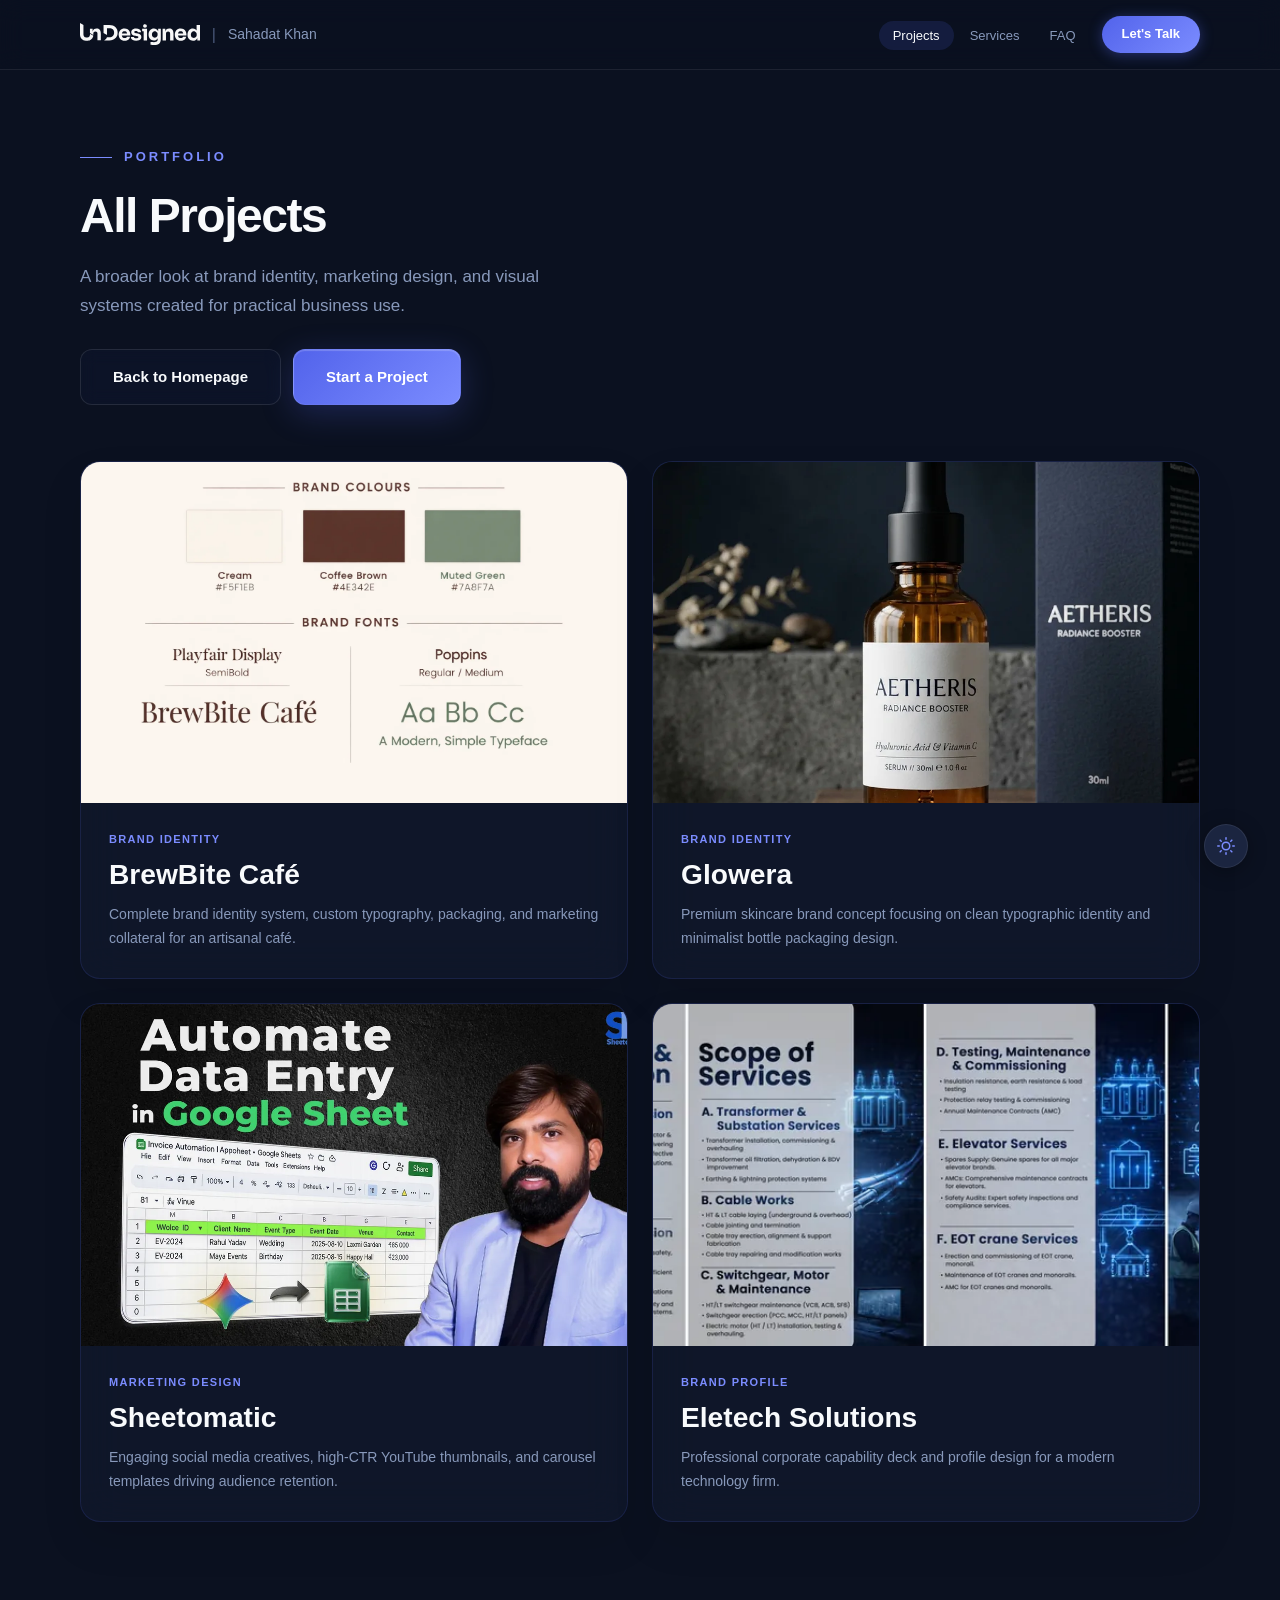
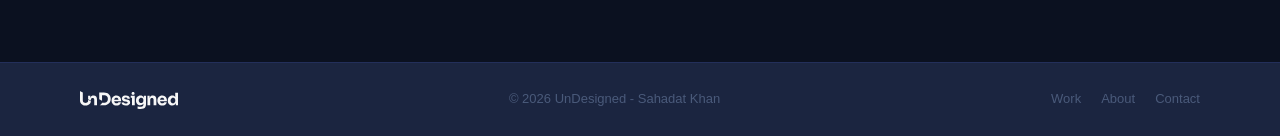
<file: projects.html>
<!DOCTYPE html>
<html lang="en">

<head>
  <meta charset="UTF-8" />
  <meta name="viewport" content="width=device-width, initial-scale=1.0" />
  <title>Projects | UnDesigned by Sahadat Khan</title>
  <meta name="description"
    content="Selected brand identity, marketing design, and visual system projects by Sahadat Khan at UnDesigned." />
  <meta name="robots" content="index, follow" />
  <meta name="theme-color" content="#0b1120" />
  <link rel="shortcut icon" href="assets/favicons/favicon.ico" type="image/x-icon" />
  <link rel="icon" type="image/x-icon" href="assets/favicons/favicon.ico" />
  <link rel="icon" type="image/png" sizes="32x32" href="assets/favicons/favicon-32x32.png" />
  <link rel="icon" type="image/svg+xml" href="assets/favicons/favicon.svg" />
  <link rel="stylesheet" href="style.css" />
  <style>
    .projects-page {
      min-height: 100vh;
      padding-top: 140px;
      background: var(--dark);
    }

    .projects-page-header {
      max-width: 1280px;
      margin: 0 auto 56px;
    }

    .all-projects-grid {
      display: grid;
      grid-template-columns: repeat(2, minmax(0, 1fr));
      gap: 24px;
      max-width: 1280px;
      margin: 0 auto;
    }

    .all-projects-grid .project-card {
      min-height: 100%;
    }

    .all-projects-grid .project-media {
      aspect-ratio: 16/10;
      min-height: 260px;
    }

    .projects-page-actions {
      display: flex;
      gap: 12px;
      flex-wrap: wrap;
      margin-top: 28px;
    }

    @media (max-width: 768px) {
      .projects-page {
        padding-top: 104px;
      }

      .all-projects-grid {
        grid-template-columns: 1fr;
        gap: 16px;
      }
    }
  </style>
</head>

<body class="glass-enabled">
  <div class="scroll-progress" id="scrollProgress"></div>

  <button class="theme-toggle" id="themeToggle" aria-label="Toggle Theme">
    <svg class="sun-icon" width="18" height="18" viewBox="0 0 24 24" fill="none" stroke="currentColor" stroke-width="2"
      stroke-linecap="round" stroke-linejoin="round">
      <circle cx="12" cy="12" r="5"></circle>
      <line x1="12" y1="1" x2="12" y2="3"></line>
      <line x1="12" y1="21" x2="12" y2="23"></line>
      <line x1="4.22" y1="4.22" x2="5.64" y2="5.64"></line>
      <line x1="18.36" y1="18.36" x2="19.78" y2="19.78"></line>
      <line x1="1" y1="12" x2="3" y2="12"></line>
      <line x1="21" y1="12" x2="23" y2="12"></line>
      <line x1="4.22" y1="19.78" x2="5.64" y2="18.36"></line>
      <line x1="18.36" y1="5.64" x2="19.78" y2="4.22"></line>
    </svg>
    <svg class="moon-icon" width="18" height="18" viewBox="0 0 24 24" fill="none" stroke="currentColor" stroke-width="2"
      stroke-linecap="round" stroke-linejoin="round">
      <path d="M21 12.79A9 9 0 1 1 11.21 3 7 7 0 0 0 21 12.79z"></path>
    </svg>
  </button>

  <div class="mobile-menu-backdrop" id="mobileBackdrop"></div>
  <div class="mobile-menu" id="mobileMenu">
    <button class="mobile-menu-close" id="mobileMenuClose" aria-label="Close menu">×</button>
    <ul>
      <li><a href="projects.html" class="mobile-link" data-nav-page="projects">Projects</a></li>
      <li><a href="index.html#services" class="mobile-link">Services</a></li>
      <li><a href="index.html#faq" class="mobile-link">FAQ</a></li>
      <li><a href="index.html#contact" class="mobile-link mobile-link-cta">Let's Talk</a></li>
    </ul>
  </div>

  <nav class="navbar fullwidth" id="navbar">
    <div class="nav-inner" id="navInner">
      <a href="index.html" class="nav-logo">
        <img src="assets/brand/UnDesigned Logo_wordmark lite.svg" alt="UnDesigned"
          class="nav-logo-wordmark logo-lite" />
        <img src="assets/brand/UnDesigned Logo_wordmark dark.svg" alt="UnDesigned"
          class="nav-logo-wordmark logo-dark" />
        <span class="nav-logo-sep">|</span>
        <span class="nav-logo-name">Sahadat Khan</span>
      </a>
      <ul class="nav-links" id="navLinks">
        <li><a href="projects.html" data-nav-page="projects">Projects</a></li>
        <li><a href="index.html#services">Services</a></li>
        <li><a href="index.html#faq">FAQ</a></li>
      </ul>
      <a href="index.html#contact" class="nav-cta">Let's Talk</a>
      <button class="hamburger" id="hamburger" aria-label="Menu">
        <span></span><span></span><span></span>
      </button>
    </div>
  </nav>

  <main>
    <section class="projects-page">
      <div class="projects-page-header reveal">
        <div class="section-label">Portfolio</div>
        <h1 class="section-title">All Projects</h1>
        <p class="section-subtitle">A broader look at brand identity, marketing design, and visual systems created for
          practical business use.</p>
        <div class="projects-page-actions">
          <a href="index.html#work" class="btn-secondary">Back to Homepage</a>
          <a href="index.html#contact" class="btn-primary">Start a Project</a>
        </div>
      </div>

      <div class="all-projects-grid" id="allProjectsGrid">
        <p class="projects-empty">Loading projects...</p>
      </div>
    </section>
  </main>

  <footer>
    <div class="footer-logo">
      <img src="assets/brand/UnDesigned Logo_wordmark lite.svg" alt="UnDesigned" class="footer-wordmark logo-lite" />
      <img src="assets/brand/UnDesigned Logo_wordmark dark.svg" alt="UnDesigned" class="footer-wordmark logo-dark" />
    </div>
    <div class="footer-copy">&copy; 2026 UnDesigned - Sahadat Khan</div>
    <div class="footer-links">
      <a href="index.html#work">Work</a>
      <a href="index.html#about">About</a>
      <a href="index.html#contact">Contact</a>
    </div>
  </footer>

  <script src="script.js"></script>
</body>

</html>
</file>
<file: style.css>
/* ═══════════════════════════════════════
   UnDesigned — style.css (COMPLETE)
   Sahadat Khan | Brand & Visual Designer
═══════════════════════════════════════ */

*,
*::before,
*::after {
  box-sizing: border-box;
  margin: 0;
  padding: 0;
}

:root {
  --dark: #0B1120;
  --dark2: #1B2540;
  --surface: #F8FAFC;
  --accent: #5263EB;
  --accent-light: #7B8CFF;
  --text-dim: #8899BB;
  --text-muted: #4A5A7A;
  --border: rgba(82, 99, 235, 0.15);
  --grad-a: linear-gradient(135deg, #5263EB, #7B8CFF);
  --grad-b: linear-gradient(180deg, #0B1120, #1B2540);
  --card-bg: rgba(27, 37, 64, 0.3);
  --service-card-bg: rgba(11, 17, 32, 0.7);
  --contact-form-bg: rgba(27, 37, 64, 0.4);
  --nav-bg: rgba(11, 17, 32, 0.45);
  --nav-island-bg: rgba(11, 17, 32, 0.5);
  --nav-island-border: rgba(255, 255, 255, 0.1);
  --mobile-menu-bg: rgba(11, 17, 32, 0.98);

  --glow-1: radial-gradient(circle, rgba(82, 99, 235, 0.14) 0%, transparent 60%);
  --glow-2: radial-gradient(circle, rgba(123, 140, 255, 0.08) 0%, transparent 60%);
  --shadow-sm: 0 4px 20px rgba(0, 0, 0, 0.3);
  --shadow-md: 0 10px 30px rgba(0, 0, 0, 0.1), inset 0 1px 1px rgba(255, 255, 255, 0.02);
  --shadow-lg: 0 20px 40px rgba(0, 0, 0, 0.1), inset 0 1px 1px rgba(255, 255, 255, 0.02);
  --noise-opacity: 0.4;
  --input-bg: rgba(255, 255, 255, 0.04);
  --glass-blur: 12px;
  --glass-border: rgba(255, 255, 255, 0.08);
}

[data-theme="light"] {
  --dark: #F8FAFC;
  --dark2: #F1F5F9;
  --surface: #0B1120;
  --accent: #3B4DF2;
  --accent-light: #5263EB;
  --text-dim: #334155;
  --text-muted: #64748B;
  --border: rgba(82, 99, 235, 0.2);
  --grad-a: linear-gradient(135deg, #3B4DF2, #5263EB);
  --grad-b: linear-gradient(180deg, #F8FAFC, #E2E8F0);
  --card-bg: rgba(255, 255, 255, 0.7);
  --service-card-bg: rgba(255, 255, 255, 0.75);
  --contact-form-bg: rgba(255, 255, 255, 0.8);
  --nav-bg: rgba(248, 250, 252, 0.8);
  --nav-island-bg: rgba(255, 255, 255, 0.8);
  --nav-island-border: rgba(82, 99, 235, 0.15);
  --mobile-menu-bg: rgba(248, 250, 252, 0.98);

  --glow-1: radial-gradient(circle, rgba(82, 99, 235, 0.08) 0%, transparent 60%);
  --glow-2: radial-gradient(circle, rgba(82, 99, 235, 0.04) 0%, transparent 60%);
  --shadow-sm: 0 4px 12px rgba(0, 0, 0, 0.05);
  --shadow-md: 0 10px 30px rgba(0, 0, 0, 0.05), inset 0 1px 1px rgba(255, 255, 255, 0.8);
  --shadow-lg: 0 20px 40px rgba(0, 0, 0, 0.08);
  --noise-opacity: 0.15;
  --input-bg: rgba(0, 0, 0, 0.03);
  --glass-border: rgba(82, 99, 235, 0.12);
}

html {
  scroll-behavior: smooth;
}

/* Focus Accessibility */
*:focus-visible {
  outline: 2px solid var(--accent-light);
  outline-offset: 4px;
  border-radius: 4px;
}

input:focus-visible,
textarea:focus-visible,
select:focus-visible {
  outline: none;
}

.sr-only {
  position: absolute;
  width: 1px;
  height: 1px;
  padding: 0;
  margin: -1px;
  overflow: hidden;
  clip: rect(0, 0, 0, 0);
  white-space: nowrap;
  border: 0;
}

body {
  background: var(--dark);
  color: var(--surface);
  font-family: 'Inter', sans-serif;
  font-size: 16px;
  line-height: 1.6;
  overflow-x: hidden;
  transition: background 0.3s ease, color 0.3s ease, border-color 0.3s ease, box-shadow 0.3s ease;
}

::-webkit-scrollbar {
  width: 4px;
}

::-webkit-scrollbar-track {
  background: var(--dark);
}

::-webkit-scrollbar-thumb {
  background: var(--accent);
  border-radius: 2px;
}

body::before {
  content: '';
  position: fixed;
  inset: 0;
  background-image: url("data:image/svg+xml,%3Csvg viewBox='0 0 256 256' xmlns='http://www.w3.org/2000/svg'%3E%3Cfilter id='noise'%3E%3CfeTurbulence type='fractalNoise' baseFrequency='0.9' numOctaves='4' stitchTiles='stitch'/%3E%3C/filter%3E%3Crect width='100%25' height='100%25' filter='url(%23noise)' opacity='0.04'/%3E%3C/svg%3E");
  pointer-events: none;
  z-index: 0;
  opacity: var(--noise-opacity);
}

/* Global grid — subtle, consistent across all sections */
body::after {
  content: '';
  position: fixed;
  inset: 0;
  background-image:
    linear-gradient(rgba(82, 99, 235, 0.03) 1px, transparent 1px),
    linear-gradient(90deg, rgba(82, 99, 235, 0.03) 1px, transparent 1px);
  background-size: 60px 60px;
  pointer-events: none;
  z-index: -1;
}

/* ───────────────────────────────────────
   PAGE LOADER
─────────────────────────────────────── */
.page-loader {
  position: fixed;
  inset: 0;
  z-index: 9999;
  background: var(--dark);
  display: flex;
  align-items: center;
  justify-content: center;
  transition: opacity 0.5s ease, visibility 0.5s ease;
}

.page-loader.hidden {
  opacity: 0;
  visibility: hidden;
  pointer-events: none;
}

.loader-logo {
  display: flex;
  flex-direction: column;
  align-items: center;
  gap: 20px;
}

.loader-logo img {
  height: 48px;
  width: auto;
  border-radius: 0px;
  animation: loaderPulse 1.2s ease-in-out infinite;
}

@keyframes loaderPulse {

  0%,
  100% {
    opacity: 1;
    transform: scale(1);
  }

  50% {
    opacity: 0.6;
    transform: scale(0.95);
  }
}

.loader-bar {
  width: 160px;
  height: 2px;
  background: rgba(82, 99, 235, 0.2);
  border-radius: 2px;
  overflow: hidden;
}

.loader-fill {
  height: 100%;
  width: 0%;
  background: var(--grad-a);
  border-radius: 2px;
  transition: width 0.05s linear;
}

/* ───────────────────────────────────────
   SCROLL PROGRESS BAR
─────────────────────────────────────── */
.scroll-progress {
  position: fixed;
  top: 0;
  left: 0;
  height: 3px;
  width: 0%;
  background: var(--grad-a);
  z-index: 9998;
  box-shadow: 0 0 8px rgba(82, 99, 235, 0.6);
  transition: width 0.1s linear;
}

/* ───────────────────────────────────────
   BACK TO TOP
─────────────────────────────────────── */
.back-to-top {
  position: fixed;
  bottom: 92px;
  right: 32px;
  z-index: 200;
  width: 44px;
  height: 44px;
  background: var(--dark2);
  border: 1px solid var(--border);
  border-radius: 50%;
  color: var(--accent-light);
  display: flex;
  align-items: center;
  justify-content: center;
  cursor: pointer;
  opacity: 0;
  visibility: hidden;
  transform: translateY(12px);
  transition: opacity 0.3s, visibility 0.3s, transform 0.3s, background 0.2s, color 0.2s, border-color 0.2s;
  backdrop-filter: blur(12px);
  box-shadow: var(--shadow-sm);
}

.back-to-top.visible {
  opacity: 1;
  visibility: visible;
  transform: translateY(0);
}

.back-to-top:hover {
  background: var(--accent);
  border-color: var(--accent);
  color: #fff;
  transform: translateY(-3px);
}

/* ───────────────────────────────────────
   THEME TOGGLE
─────────────────────────────────────── */
.theme-toggle {
  position: fixed;
  bottom: 32px;
  right: 32px;
  z-index: 950;
  width: 44px;
  height: 44px;
  background: var(--dark2);
  border: 1px solid var(--border);
  border-radius: 50%;
  color: var(--accent-light);
  display: flex;
  align-items: center;
  justify-content: center;
  cursor: pointer;
  touch-action: manipulation;
  -webkit-tap-highlight-color: transparent;
  user-select: none;
  backdrop-filter: blur(12px);
  box-shadow: var(--shadow-sm);
  transition: all 0.3s ease;
}

.theme-toggle:hover {
  background: var(--accent);
  border-color: var(--accent);
  color: #fff;
  transform: translateY(-3px);
  box-shadow: var(--shadow-md);
}

.theme-toggle svg {
  transition: transform 0.4s ease;
}

.theme-toggle:hover svg {
  transform: rotate(20deg);
}

.theme-toggle .sun-icon {
  display: block;
}

.theme-toggle .moon-icon {
  display: none;
}

[data-theme="light"] .theme-toggle .sun-icon {
  display: none;
}

[data-theme="light"] .theme-toggle .moon-icon {
  display: block;
}

/* Circular theme reveal — the new theme expands from the toggle position. */
::view-transition-old(root) {
  animation: none;
  z-index: 1;
}

::view-transition-new(root) {
  z-index: 2;
  animation: theme-radial-reveal 480ms ease-in-out both;
}

@keyframes theme-radial-reveal {
  from {
    clip-path: circle(0 at var(--theme-reveal-x) var(--theme-reveal-y));
  }

  to {
    clip-path: circle(var(--theme-reveal-radius) at var(--theme-reveal-x) var(--theme-reveal-y));
  }
}

/* Lightweight fallback for browsers and devices that skip the radial reveal. */
body.theme-fade {
  opacity: 0.78;
}

body.theme-fade,
body:not(.theme-fade) {
  transition: opacity 140ms ease-in-out;
}

@media (prefers-reduced-motion: reduce) {
  ::view-transition-old(root),
  ::view-transition-new(root) {
    animation: none;
  }

  body.theme-fade,
  body:not(.theme-fade) {
    transition: none;
  }
}

/* ───────────────────────────────────────
   LIGHTBOX
─────────────────────────────────────── */
.lightbox {
  position: fixed;
  inset: 0;
  z-index: 1000;
  display: flex;
  align-items: center;
  justify-content: center;
  opacity: 0;
  visibility: hidden;
  transition: opacity 0.3s ease, visibility 0.3s ease;
  padding: 24px;
}

.lightbox.open {
  opacity: 1;
  visibility: visible;
}

.lightbox-backdrop {
  position: absolute;
  inset: 0;
  background: rgba(5, 8, 16, 0.95);
  backdrop-filter: blur(12px);
  cursor: pointer;
}

.lightbox-img {
  position: relative;
  z-index: 2;
  max-width: 92vw;
  max-height: 88vh;
  border-radius: 12px;
  object-fit: contain;
  box-shadow: 0 24px 80px rgba(0, 0, 0, 0.7);
  transform: scale(0.92);
  transition: transform 0.35s cubic-bezier(0.4, 0, 0.2, 1);
}

.lightbox.open .lightbox-img {
  transform: scale(1);
}

.lightbox-close {
  position: absolute;
  top: 20px;
  right: 20px;
  z-index: 3;
  width: 40px;
  height: 40px;
  background: rgba(255, 255, 255, 0.08);
  border: 1px solid rgba(255, 255, 255, 0.15);
  border-radius: 50%;
  color: var(--surface);
  display: flex;
  align-items: center;
  justify-content: center;
  cursor: pointer;
  transition: background 0.2s, transform 0.2s;
}

.lightbox-close:hover {
  background: rgba(255, 255, 255, 0.18);
  transform: rotate(90deg);
}

.asset-cell,
.about-image-box,
.carousel-full-wrap,
.eletech-profile-wrap {
  position: relative;
  overflow: hidden;
}

.image-loading::before {
  content: '';
  position: absolute;
  inset: 0;
  z-index: 1;
  background:
    linear-gradient(100deg, transparent 30%, rgba(255, 255, 255, 0.16) 50%, transparent 70%),
    rgba(82, 99, 235, 0.08);
  background-size: 220% 100%;
  animation: imageShimmer 1.25s ease-in-out infinite;
  pointer-events: none;
}

[data-theme="light"] .image-loading::before {
  background:
    linear-gradient(100deg, transparent 30%, rgba(255, 255, 255, 0.8) 50%, transparent 70%),
    rgba(82, 99, 235, 0.1);
}

.image-loaded::before {
  opacity: 0;
  visibility: hidden;
  transition: opacity 0.35s ease, visibility 0.35s ease;
}

.image-fade {
  opacity: 0;
  transition: opacity 0.5s ease;
}

.image-fade.is-loaded {
  opacity: 1;
}

@keyframes imageShimmer {
  from {
    background-position: 140% 0;
  }

  to {
    background-position: -80% 0;
  }
}



/* ───────────────────────────────────────
   MOBILE MENU — slide in from right
─────────────────────────────────────── */
.mobile-menu {
  position: fixed;
  top: 0;
  right: 0;
  width: min(340px, 85vw);
  height: 100vh;
  z-index: 90;
  background: var(--mobile-menu-bg);
  backdrop-filter: blur(24px);
  -webkit-backdrop-filter: blur(24px);
  border-left: 1px solid var(--border);
  display: flex;
  flex-direction: column;
  justify-content: center;
  padding: 48px 40px;
  transform: translateX(100%);
  opacity: 0;
  visibility: hidden;
  transition: transform 0.4s cubic-bezier(0.4, 0, 0.2, 1),
    opacity 0.3s ease,
    visibility 0.4s ease;
}

.mobile-menu.open {
  transform: translateX(0);
  opacity: 1;
  visibility: visible;
}

.mobile-menu-backdrop {
  position: fixed;
  inset: 0;
  background: rgba(0, 0, 0, 0.6);
  z-index: 89;
  opacity: 0;
  visibility: hidden;
  transition: opacity 0.3s ease, visibility 0.3s ease;
}

.mobile-menu-backdrop.open {
  opacity: 1;
  visibility: visible;
}

.mobile-menu ul {
  list-style: none;
  display: flex;
  flex-direction: column;
  gap: 4px;
  padding: 0;
  width: 100%;
}

/* Staggered slide-in */
.mobile-menu li {
  transform: translateX(24px);
  opacity: 0;
  transition: transform 0.35s ease, opacity 0.35s ease;
}

.mobile-menu.open li:nth-child(1) {
  transform: translateX(0);
  opacity: 1;
  transition-delay: 0.05s;
}

.mobile-menu.open li:nth-child(2) {
  transform: translateX(0);
  opacity: 1;
  transition-delay: 0.10s;
}

.mobile-menu.open li:nth-child(3) {
  transform: translateX(0);
  opacity: 1;
  transition-delay: 0.15s;
}

.mobile-menu.open li:nth-child(4) {
  transform: translateX(0);
  opacity: 1;
  transition-delay: 0.20s;
}

.mobile-link {
  display: block;
  font-family: 'Sora', sans-serif;
  font-size: 26px;
  font-weight: 700;
  color: var(--text-dim);
  text-decoration: none;
  padding: 14px 0;
  border-bottom: 1px solid var(--border);
  transition: color 0.2s, padding-left 0.2s;
  letter-spacing: -0.5px;
}

.mobile-link:hover,
.mobile-link.active {
  color: var(--surface);
  padding-left: 8px;
}

.mobile-link-cta {
  display: flex;
  align-items: center;
  justify-content: center;
  margin-top: 20px;
  background: var(--grad-a);
  color: #fff !important;
  border-radius: 10px;
  padding: 16px 32px !important;
  border-bottom: none !important;
  font-size: 16px !important;
  box-shadow: 0 4px 24px rgba(82, 99, 235, 0.4);
  width: 100%;
}

.mobile-link-cta:hover {
  opacity: 0.9;
  transform: translateY(-2px);
  padding-left: 32px !important;
}

.mobile-menu-close {
  position: absolute;
  top: 16px;
  right: 16px;
  width: 44px;
  height: 44px;
  background: rgba(255, 255, 255, 0.06);
  border: 1px solid rgba(255, 255, 255, 0.1);
  border-radius: 8px;
  color: var(--text-dim);
  display: flex;
  align-items: center;
  justify-content: center;
  cursor: pointer;
  font-size: 18px;
  transition: background 0.2s, color 0.2s;
}

.mobile-menu-close:hover {
  background: rgba(255, 255, 255, 0.12);
  color: var(--surface);
}



/* ───────────────────────────────────────
   NAVBAR
─────────────────────────────────────── */
.navbar {
  position: fixed;
  top: 0;
  left: 0;
  right: 0;
  z-index: 100;
  display: flex;
  justify-content: center;
  pointer-events: none;
  transition: all 0.5s cubic-bezier(0.4, 0, 0.2, 1);
}

.navbar.fullwidth {
  top: 0;
  padding: 0;
}

.navbar.fullwidth .nav-inner {
  width: 100%;
  max-width: 100%;
  border-radius: 0;
  padding: 16px 80px;
  background: var(--nav-bg);
  backdrop-filter: blur(16px);
  -webkit-backdrop-filter: blur(16px);
  border-bottom: 1px solid var(--border);
  box-shadow: none;
}

.navbar.island {
  top: 20px;
  padding: 0 20px;
}

.navbar.island .nav-inner {
  width: 100%;
  max-width: 760px;
  border-radius: 100px;
  padding: 12px 20px;
  background: var(--nav-island-bg);
  backdrop-filter: blur(32px);
  -webkit-backdrop-filter: blur(32px);
  border: 1px solid var(--nav-island-border);
  box-shadow: var(--shadow-lg);
}

.nav-inner {
  pointer-events: all;
  display: flex;
  align-items: center;
  gap: 0;
  transition: all 0.5s cubic-bezier(0.4, 0, 0.2, 1);
}

.nav-logo {
  display: flex;
  align-items: center;
  gap: 10px;
  text-decoration: none;
  flex-shrink: 0;
  margin-right: auto;
}

.nav-logo-img {
  height: 35px;
  width: auto;
  border-radius: 1px;
  object-fit: contain;
  display: block;
}

.nav-logo-brand {
  font-family: 'Sora', sans-serif;
  font-weight: 700;
  font-size: 15px;
  color: var(--surface);
  letter-spacing: -0.3px;
}

.nav-logo-wordmark {
  height: 22px;
  width: auto;
  object-fit: contain;
  display: block;
}

/* Logo visibility based on theme */
.logo-dark {
  display: none !important;
}

.logo-lite {
  display: block !important;
}

[data-theme="light"] .logo-dark {
  display: block !important;
}

[data-theme="light"] .logo-lite {
  display: none !important;
}

.nav-logo-sep {
  color: var(--text-muted);
  font-size: 16px;
  font-weight: 300;
  margin: 0 2px;
}

.nav-logo-name {
  font-family: 'Inter', sans-serif;
  font-weight: 400;
  font-size: 14px;
  color: var(--text-dim);
}

.nav-links {
  display: flex;
  gap: 2px;
  list-style: none;
  margin-left: auto;
  margin-right: 12px;
}

.nav-links a {
  color: var(--text-dim);
  text-decoration: none;
  font-size: 13px;
  font-weight: 500;
  padding: 7px 14px;
  border-radius: 100px;
  transition: color 0.2s, background 0.2s;
  white-space: nowrap;
}

.nav-links a:hover,
.nav-links a.active {
  color: var(--surface);
  background: rgba(82, 99, 235, 0.15);
}

.nav-cta {
  background: var(--grad-a);
  color: #fff;
  padding: 8px 20px;
  border-radius: 100px;
  font-weight: 600;
  font-size: 13px;
  text-decoration: none;
  flex-shrink: 0;
  white-space: nowrap;
  transition: opacity 0.2s, transform 0.2s;
  box-shadow: 0 2px 14px rgba(82, 99, 235, 0.4);
}

.nav-cta:hover {
  opacity: 0.88;
  transform: scale(1.03);
}

.hamburger {
  display: none;
  flex-direction: column;
  justify-content: center;
  align-items: center;
  gap: 5px;
  width: 44px;
  height: 44px;
  background: rgba(255, 255, 255, 0.06);
  border: 1px solid rgba(255, 255, 255, 0.1);
  border-radius: 8px;
  cursor: pointer;
  flex-shrink: 0;
  margin-left: 8px;
}

.hamburger span {
  display: block;
  width: 18px;
  height: 1.5px;
  background: var(--surface);
  border-radius: 2px;
  transition: transform 0.3s ease, opacity 0.3s ease;
  transform-origin: center;
}

.hamburger.open span:nth-child(1) {
  transform: translateY(6.5px) rotate(45deg);
}

.hamburger.open span:nth-child(2) {
  opacity: 0;
  transform: scaleX(0);
}

.hamburger.open span:nth-child(3) {
  transform: translateY(-6.5px) rotate(-45deg);
}

/* ───────────────────────────────────────
   HERO
─────────────────────────────────────── */
.hero {
  min-height: 100vh;
  display: flex;
  align-items: center;
  padding: 100px 80px 60px;
  position: relative;
  overflow: hidden;
}

.hero-glow {
  position: absolute;
  width: 900px;
  height: 900px;
  background: radial-gradient(circle, rgba(82, 99, 235, 0.14) 0%, transparent 60%);
  top: 50%;
  left: 50%;
  transform: translate(-50%, -50%);
  pointer-events: none;
}

.hero-glow-2 {
  position: absolute;
  width: 600px;
  height: 600px;
  background: radial-gradient(circle, rgba(123, 140, 255, 0.08) 0%, transparent 60%);
  bottom: -5%;
  right: 0%;
  pointer-events: none;
}

.hero-grid-lines {
  display: none;
}

.hero-content {
  position: relative;
  z-index: 1;
  width: 100%;
  max-width: 900px;
}

.hero-badge {
  display: inline-flex;
  align-items: center;
  gap: 8px;
  background: rgba(82, 99, 235, 0.12);
  border: 1px solid rgba(82, 99, 235, 0.3);
  border-radius: 100px;
  padding: 6px 16px;
  font-size: 13px;
  color: var(--accent-light);
  font-weight: 500;
  margin-bottom: 24px;
  animation: fadeUp 0.6s ease both;
}

.badge-dot {
  width: 7px;
  height: 7px;
  background: #4ade80;
  border-radius: 50%;
  animation: availablePulse 2s infinite;
  box-shadow: 0 0 0 0 rgba(74, 222, 128, 0.5);
}

@keyframes availablePulse {
  0% {
    box-shadow: 0 0 0 0 rgba(74, 222, 128, 0.5);
  }

  70% {
    box-shadow: 0 0 0 7px rgba(74, 222, 128, 0);
  }

  100% {
    box-shadow: 0 0 0 0 rgba(74, 222, 128, 0);
  }
}

.hero-big-title {
  font-family: 'Sora', sans-serif;
  font-size: clamp(60px, 11vw, 144px);
  font-weight: 800;
  line-height: 1;
  letter-spacing: -5px;
  background: var(--grad-a);
  -webkit-background-clip: text;
  -webkit-text-fill-color: transparent;
  background-clip: text;
  margin-bottom: 24px;
  animation: fadeUp 1s cubic-bezier(0.16, 1, 0.3, 1) both;
  user-select: none;
  display: inline-block;
  padding-bottom: 0.08em;
}

.hero-wordmark {
  width: clamp(320px, 85vw, 1100px);
  height: auto;
  object-fit: contain;
  display: block;
}

.hero-title {
  font-family: 'Sora', sans-serif;
  font-size: clamp(20px, 3vw, 36px);
  font-weight: 700;
  line-height: 1.35;
  letter-spacing: -0.5px;
  margin-bottom: 24px;
  animation: fadeUp 1s cubic-bezier(0.16, 1, 0.3, 1) 0.1s both;
  color: var(--surface);
}

.hero-title .accent-word {
  background: var(--grad-a);
  -webkit-background-clip: text;
  -webkit-text-fill-color: transparent;
  background-clip: text;
}

.hero-subtitle {
  font-size: 17px;
  color: var(--text-dim);
  max-width: 500px;
  line-height: 1.7;
  margin-bottom: 40px;
  animation: fadeUp 0.6s 0.2s ease both;
}

.hero-actions {
  display: flex;
  gap: 16px;
  flex-wrap: wrap;
  animation: fadeUp 0.6s 0.3s ease both;
}

/* ───────────────────────────────────────
   BUTTONS
─────────────────────────────────────── */
.btn-primary {
  display: inline-flex;
  align-items: center;
  gap: 8px;
  background: var(--grad-a);
  color: #fff;
  padding: 15px 32px;
  border-radius: 12px;
  font-weight: 600;
  font-size: 15px;
  text-decoration: none;
  border: 1px solid rgba(255, 255, 255, 0.1);
  cursor: pointer;
  font-family: 'Inter', sans-serif;
  transition: all 0.5s cubic-bezier(0.16, 1, 0.3, 1);
  box-shadow: 0 8px 32px rgba(82, 99, 235, 0.25), inset 0 1px 1px rgba(255, 255, 255, 0.2);
}

.btn-primary:hover {
  transform: translateY(-3px);
  box-shadow: 0 16px 40px rgba(82, 99, 235, 0.4), inset 0 1px 1px rgba(255, 255, 255, 0.4);
}

.btn-secondary {
  display: inline-flex;
  align-items: center;
  gap: 8px;
  background: rgba(82, 99, 235, 0.03);
  color: var(--surface);
  padding: 15px 32px;
  border-radius: 12px;
  font-weight: 600;
  font-size: 15px;
  text-decoration: none;
  border: 1px solid rgba(255, 255, 255, 0.1);
  transition: all 0.5s cubic-bezier(0.16, 1, 0.3, 1);
  backdrop-filter: blur(8px);
  -webkit-backdrop-filter: blur(8px);
}

[data-theme="light"] .btn-secondary {
  border: 1.5px solid rgba(59, 77, 242, 0.5);
  background: rgba(59, 77, 242, 0.06);
  color: var(--accent);
}

[data-theme="light"] .btn-secondary:hover {
  background: rgba(59, 77, 242, 0.14);
  border-color: var(--accent);
  color: var(--accent);
  transform: translateY(-3px);
  box-shadow: 0 12px 32px rgba(59, 77, 242, 0.18);
}

.btn-secondary:hover {
  background: rgba(82, 99, 235, 0.15);
  border-color: rgba(255, 255, 255, 0.25);
  transform: translateY(-3px);
  color: #fff;
  box-shadow: 0 12px 32px rgba(82, 99, 235, 0.15);
}

/* ───────────────────────────────────────
   SECTION BASE
─────────────────────────────────────── */
section {
  padding: 140px 80px;
  position: relative;
}

.section-label {
  display: inline-flex;
  align-items: center;
  gap: 12px;
  font-size: 13px;
  font-weight: 700;
  letter-spacing: 3px;
  text-transform: uppercase;
  color: var(--accent-light);
  margin-bottom: 20px;
}

.section-label::before {
  content: '';
  width: 32px;
  height: 1.5px;
  background: var(--accent-light);
}

.section-title {
  font-family: 'Sora', sans-serif;
  font-size: clamp(32px, 4.5vw, 48px);
  font-weight: 800;
  letter-spacing: -1.5px;
  line-height: 1.15;
  margin-bottom: 20px;
}

.section-subtitle {
  color: var(--text-dim);
  font-size: 17px;
  max-width: 480px;
  line-height: 1.7;
}

/* ───────────────────────────────────────
   ABOUT
─────────────────────────────────────── */
#about {
  background: var(--grad-b);
  border-top: 1px solid var(--border);
  border-bottom: 1px solid var(--border);
}

.about-grid {
  display: grid;
  grid-template-columns: 1fr 1.3fr;
  gap: 120px;
  align-items: center;
  max-width: 1280px;
  margin: 0 auto;
}

.about-image-wrap {
  position: relative;
}

.about-image-box {
  width: 100%;
  aspect-ratio: 4/5;
  border: 1px solid var(--border);
  border-radius: 16px;
  overflow: hidden;
}

.about-image-box img {
  width: 100%;
  height: 100%;
  object-fit: cover;
  object-position: top center;
}

.about-image-badge {
  position: absolute;
  bottom: -16px;
  right: -16px;
  background: var(--dark);
  border: 1px solid var(--border);
  border-radius: 12px;
  padding: 14px 18px;
  display: flex;
  align-items: center;
  gap: 12px;
}

.badge-icon {
  width: 38px;
  height: 38px;
  background: var(--grad-a);
  border-radius: 10px;
  display: flex;
  align-items: center;
  justify-content: center;
  font-size: 16px;
}

.badge-text strong {
  display: block;
  font-family: 'Sora', sans-serif;
  font-size: 14px;
  font-weight: 700;
}

.badge-text span {
  font-size: 12px;
  color: var(--text-dim);
}

.about-desc {
  color: var(--text-dim);
  font-size: 16px;
  line-height: 1.8;
  margin-bottom: 20px;
  max-width: 65ch;
}

/* STATS */
.about-stats {
  display: flex;
  gap: 0;
  margin: 28px 0 32px;
  border: 1px solid var(--border);
  border-radius: 14px;
  overflow: hidden;
  background: rgba(82, 99, 235, 0.04);
}

.about-stat {
  flex: 1;
  padding: 20px 16px;
  text-align: center;
  border-right: 1px solid var(--border);
  position: relative;
  transition: background 0.3s;
}

.about-stat:last-child {
  border-right: none;
}

.about-stat:hover {
  background: rgba(82, 99, 235, 0.08);
}

.about-stat::before {
  content: '';
  position: absolute;
  bottom: 0;
  left: 0;
  right: 0;
  height: 2px;
  background: var(--grad-a);
  transform: scaleX(0);
  transition: transform 0.4s ease;
  transform-origin: left;
}

.about-stat:hover::before {
  transform: scaleX(1);
}

.about-stat-number {
  font-family: 'Sora', sans-serif;
  font-size: clamp(22px, 2.8vw, 30px);
  font-weight: 800;
  background: var(--grad-a);
  -webkit-background-clip: text;
  -webkit-text-fill-color: transparent;
  background-clip: text;
  line-height: 1.1;
  margin-bottom: 6px;
  display: inline-block;
}

.about-stat-number.counting {
  animation: meterPulse 0.1s ease;
}

@keyframes meterPulse {
  0% {
    transform: scale(1);
  }

  50% {
    transform: scale(1.08);
  }

  100% {
    transform: scale(1);
  }
}

.about-stat-label {
  font-size: 11px;
  color: var(--text-dim);
  font-weight: 500;
  letter-spacing: 0.3px;
}

/* SKILLS */
.about-skills {
  display: flex;
  flex-wrap: wrap;
  gap: 10px;
  margin-bottom: 36px;
}

.skill-tag {
  background: rgba(82, 99, 235, 0.1);
  border: 1px solid rgba(82, 99, 235, 0.25);
  color: var(--accent-light);
  font-size: 13px;
  font-weight: 500;
  padding: 6px 14px;
  border-radius: 100px;
  opacity: 0;
  transform: translateY(8px);
  transition: opacity 0.4s ease, transform 0.4s ease, background 0.2s;
}

.about-text.visible .skill-tag {
  opacity: 1;
  transform: translateY(0);
}

.about-text.visible .skill-tag:nth-child(1) {
  transition-delay: 0.05s;
}

.about-text.visible .skill-tag:nth-child(2) {
  transition-delay: 0.10s;
}

.about-text.visible .skill-tag:nth-child(3) {
  transition-delay: 0.15s;
}

.about-text.visible .skill-tag:nth-child(4) {
  transition-delay: 0.20s;
}

.about-text.visible .skill-tag:nth-child(5) {
  transition-delay: 0.25s;
}

.about-text.visible .skill-tag:nth-child(6) {
  transition-delay: 0.30s;
}

.about-text.visible .skill-tag:nth-child(7) {
  transition-delay: 0.35s;
}

.about-text.visible .skill-tag:nth-child(8) {
  transition-delay: 0.40s;
}

.skill-tag:hover {
  background: rgba(82, 99, 235, 0.2);
}

/* SECTION LABEL animation */
.reveal .section-label,
.about-text .section-label {
  opacity: 0;
  transform: translateX(-12px);
  transition: opacity 0.5s ease 0.1s, transform 0.5s ease 0.1s;
}

.reveal.visible .section-label,
.about-text.visible .section-label {
  opacity: 1;
  transform: translateX(0);
}

/* ───────────────────────────────────────
   WORK
─────────────────────────────────────── */
#work {
  background: var(--dark);
}

.work-header {
  display: flex;
  align-items: flex-start;
  flex-direction: column;
  justify-content: flex-start;
  margin-bottom: 56px;
  max-width: 1280px;
  margin-left: auto;
  margin-right: auto;
  gap: 12px;
}

.projects-grid {
  display: grid;
  grid-template-columns: minmax(0, 1.2fr) minmax(320px, 0.8fr);
  gap: 24px;
  max-width: 1280px;
  margin: 0 auto;
  align-items: stretch;
}

.supporting-projects {
  display: grid;
  gap: 24px;
}

.project-card {
  overflow: hidden;
  background: var(--card-bg);
  border: 1px solid var(--border);
  border-radius: 20px;
  box-shadow: var(--shadow-lg);
  backdrop-filter: blur(20px);
  -webkit-backdrop-filter: blur(20px);
  transition: transform 0.4s cubic-bezier(0.16, 1, 0.3, 1), border-color 0.3s ease, box-shadow 0.3s ease;
}

.project-card:hover {
  border-color: rgba(82, 99, 235, 0.4);
  transform: translateY(-4px);
  box-shadow: var(--shadow-lg), 0 24px 48px rgba(82, 99, 235, 0.1);
}

.featured-card {
  display: flex;
  flex-direction: column;
  min-height: 620px;
}

.supporting-card {
  display: grid;
  grid-template-columns: minmax(160px, 0.9fr) minmax(0, 1.1fr);
  min-height: 298px;
}

.project-media {
  display: block;
  width: 100%;
  min-height: 100%;
  padding: 0;
  overflow: hidden;
  background: rgba(255, 255, 255, 0.03);
  border: 0;
  color: inherit;
  cursor: zoom-in;
}

.featured-card .project-media {
  aspect-ratio: 16/10;
  min-height: 360px;
}

.supporting-card .project-media {
  aspect-ratio: auto;
}

.project-media img {
  display: block;
  width: 100%;
  height: 100%;
  object-fit: cover;
  opacity: 0;
  transform: scale(1.02);
  transition: opacity 0.35s ease, transform 0.5s cubic-bezier(0.16, 1, 0.3, 1);
}

.project-media img.is-loaded {
  opacity: 1;
  transform: scale(1);
}

.project-card:hover .project-media img {
  transform: scale(1.04);
}

.project-card-content {
  display: flex;
  flex: 1;
  flex-direction: column;
  align-items: flex-start;
  padding: 28px;
}

.supporting-card .project-card-content {
  padding: 24px;
}

.project-category {
  margin-bottom: 12px;
  color: var(--accent-light);
  font-size: 11px;
  font-weight: 700;
  letter-spacing: 0.12em;
  text-transform: uppercase;
}

.project-card-title {
  margin-bottom: 12px;
  font-family: 'Sora', sans-serif;
  font-size: clamp(22px, 2.2vw, 34px);
  font-weight: 800;
  line-height: 1.08;
}

.supporting-card .project-card-title {
  font-size: clamp(18px, 1.6vw, 24px);
}

.project-card-desc {
  color: var(--text-dim);
  font-size: 14px;
  line-height: 1.7;
}

.project-card-link {
  display: inline-flex;
  align-items: center;
  gap: 8px;
  margin-top: auto;
  padding-top: 22px;
  color: var(--surface);
  font-size: 13px;
  font-weight: 700;
  text-decoration: none;
  transition: color 0.2s ease, gap 0.2s ease;
}

.project-card-link:hover {
  gap: 12px;
  color: var(--accent-light);
}

.projects-cta-wrap {
  display: flex;
  justify-content: center;
  margin-top: 40px;
}

.projects-empty {
  grid-column: 1 / -1;
  padding: 28px;
  color: var(--text-dim);
  text-align: center;
  background: var(--card-bg);
  border: 1px solid var(--border);
  border-radius: 16px;
}

.why-section {
  background: var(--dark);
  border-bottom: 1px solid var(--border);
}

.why-grid {
  display: grid;
  grid-template-columns: repeat(4, minmax(0, 1fr));
  gap: 18px;
  max-width: 1280px;
  margin: 0 auto;
}

.trust-card {
  min-height: 230px;
  padding: 28px;
  background: var(--card-bg);
  border: 1px solid var(--border);
  border-radius: 18px;
  box-shadow: var(--shadow-md);
  backdrop-filter: blur(16px);
  -webkit-backdrop-filter: blur(16px);
  transition: transform 0.35s cubic-bezier(0.16, 1, 0.3, 1), border-color 0.3s ease, box-shadow 0.3s ease;
}

.trust-card:hover {
  border-color: rgba(82, 99, 235, 0.38);
  transform: translateY(-4px);
  box-shadow: var(--shadow-md), 0 18px 36px rgba(82, 99, 235, 0.08);
}

.trust-header {
  display: flex;
  align-items: center;
  gap: 12px;
  margin-bottom: 18px;
}

.trust-icon {
  display: grid;
  flex: 0 0 40px;
  width: 40px;
  height: 40px;
  place-items: center;
  color: var(--accent-light);
  background: rgba(82, 99, 235, 0.12);
  border: 1px solid rgba(82, 99, 235, 0.25);
  border-radius: 12px;
  font-family: 'Sora', sans-serif;
  font-weight: 800;
}

.trust-title {
  font-family: 'Sora', sans-serif;
  font-size: 17px;
  font-weight: 700;
  line-height: 1.25;
}

.trust-desc {
  color: var(--text-dim);
  font-size: 14px;
  line-height: 1.7;
}

.project-section {
  margin-bottom: 72px;
  padding: 48px;
  background: var(--card-bg);
  border: 1px solid var(--border);
  border-radius: 24px;
  box-shadow: var(--shadow-lg);
  backdrop-filter: blur(24px);
  -webkit-backdrop-filter: blur(24px);
  transition: all 0.5s cubic-bezier(0.16, 1, 0.3, 1);
  max-width: 1280px;
  margin-left: auto;
  margin-right: auto;
}

.project-section:hover {
  border-color: rgba(82, 99, 235, 0.4);
  transform: translateY(-4px);
  box-shadow: var(--shadow-lg), 0 30px 60px rgba(82, 99, 235, 0.1);
}

.proj-header {
  display: flex;
  gap: 24px;
  align-items: flex-start;
  margin-bottom: 32px;
}

.proj-index {
  font-family: 'Sora', sans-serif;
  font-size: 44px;
  font-weight: 800;
  color: rgba(82, 99, 235, 0.2);
  line-height: 1;
  flex-shrink: 0;
  min-width: 60px;
  transition: color 0.3s, transform 0.3s;
}

.project-section:hover .proj-index {
  color: rgba(82, 99, 235, 0.4);
  transform: scale(1.05);
}

.proj-title {
  font-family: 'Sora', sans-serif;
  font-size: 24px;
  font-weight: 700;
  margin-bottom: 8px;
  letter-spacing: -0.5px;
}

.proj-desc {
  color: var(--text-dim);
  font-size: 14px;
  line-height: 1.7;
  max-width: 540px;
}

.proj-subsection {
  margin-bottom: 24px;
}

.proj-sub-label {
  font-size: 11px;
  font-weight: 600;
  letter-spacing: 2px;
  text-transform: uppercase;
  color: var(--text-muted);
  margin-bottom: 12px;
  padding-bottom: 8px;
  border-bottom: 1px solid var(--border);
}

/* Asset Grids */
.proj-assets-grid {
  display: grid;
  gap: 10px;
}

.logos-grid {
  grid-template-columns: repeat(3, 1fr);
}

.brewbite-logos {
  grid-template-columns: repeat(4, 1fr);
}

.brew-print {
  grid-template-columns: repeat(3, minmax(0, 425px));
  justify-content: start;
  gap: 12px;
}

.sheet-social {
  grid-template-columns: repeat(4, 1fr);
}

.glowera-identity {
  grid-template-columns: repeat(3, 1fr);
}

.glowera-pack {
  grid-template-columns: repeat(3, 1fr);
}

.glowera-social {
  grid-template-columns: repeat(4, 1fr);
}

.yt-grid {
  grid-template-columns: repeat(3, 1fr);
}

.asset-cell {
  background: rgba(255, 255, 255, 0.02);
  border: 1px solid rgba(255, 255, 255, 0.04);
  border-radius: 12px;
  overflow: hidden;
  aspect-ratio: 1/1;
  display: flex;
  align-items: center;
  justify-content: center;
  position: relative;
  transition: all 0.4s cubic-bezier(0.16, 1, 0.3, 1);
}

.asset-cell:hover {
  border-color: rgba(82, 99, 235, 0.4);
  transform: scale(1.03) translateY(-2px);
  box-shadow: 0 12px 24px rgba(0, 0, 0, 0.2);
}

.asset-cell::after {
  content: '';
  position: absolute;
  inset: 0;
  background: linear-gradient(135deg, rgba(255, 255, 255, 0.03) 0%, transparent 60%);
  pointer-events: none;
  border-radius: inherit;
}

.asset-cell img {
  width: 100%;
  height: 100%;
  object-fit: contain;
  padding: 10px;
  display: block;
}

.asset-cell.dark-cell {
  background: #111;
}

.asset-cell.light-cell {
  background: #f0f0f0;
}

.asset-cell.ratio-1-1 {
  aspect-ratio: 1/1;
}

.asset-cell.ratio-16-9 {
  aspect-ratio: 16/9;
}

.asset-cell.ratio-16-9 img {
  object-fit: cover;
  padding: 0;
}

.wide-cell {
  grid-column: 1/-1;
  aspect-ratio: 16/7;
}

.wide-cell img {
  object-fit: cover;
  padding: 0;
}

.tall-cell {
  aspect-ratio: 3/4;
}

.square-cell {
  aspect-ratio: 1/1;
}

.brew-print-cell {
  aspect-ratio: 4/5;
}

.brew-print-cell img {
  object-fit: cover;
  padding: 0;
  width: 100%;
  height: 100%;
}

/* Eletech profile */
.eletech-profile-wrap {
  width: 100%;
  border: 1px solid var(--border);
  border-radius: 12px;
  overflow: hidden;
  background: rgba(255, 255, 255, 0.02);
}

.eletech-profile-img {
  width: 100%;
  height: auto;
  display: block;
  object-fit: contain;
}

/* Carousel — full auto height */
.carousel-full-wrap {
  width: 100%;
  border: 1px solid var(--border);
  border-radius: 12px;
  overflow: hidden;
  background: rgba(255, 255, 255, 0.02);
}

.carousel-full-img {
  width: 100%;
  height: auto;
  display: block;
  object-fit: contain;
}

/* Placeholders */
.placeholder-cell {
  background: rgba(82, 99, 235, 0.04);
  border: 1px dashed rgba(82, 99, 235, 0.2);
  border-radius: 10px;
  aspect-ratio: 1/1;
  display: flex;
  align-items: center;
  justify-content: center;
  font-size: 13px;
  color: var(--text-muted);
  font-weight: 500;
  transition: border-color 0.2s, background 0.2s, color 0.2s;
}

.placeholder-cell:hover {
  background: rgba(82, 99, 235, 0.08);
  border-color: rgba(82, 99, 235, 0.4);
  color: var(--accent-light);
}

.placeholder-cell.ratio-16-9 {
  aspect-ratio: 16/9;
}

.placeholder-cell.tall-cell {
  aspect-ratio: 3/4;
}

.placeholder-cell.square-cell {
  aspect-ratio: 1/1;
}

.card-tags {
  display: flex;
  gap: 8px;
  flex-wrap: wrap;
  margin-bottom: 8px;
}

.card-tag {
  font-size: 11px;
  font-weight: 600;
  letter-spacing: 1px;
  text-transform: uppercase;
  color: var(--accent);
  background: rgba(82, 99, 235, 0.1);
  padding: 3px 10px;
  border-radius: 100px;
}

/* ───────────────────────────────────────
   SERVICES
─────────────────────────────────────── */
.services-section {
  background: var(--grad-b);
  border-top: 1px solid var(--border);
  border-bottom: 1px solid var(--border);
}

.services-grid {
  display: grid;
  grid-template-columns: repeat(2, 1fr);
  gap: 24px;
  margin-top: 56px;
  align-items: start;
  max-width: 1280px;
  margin-left: auto;
  margin-right: auto;
}

.service-card {
  background: var(--service-card-bg);
  border: 1px solid var(--border);
  border-radius: 20px;
  padding: 36px;
  cursor: pointer;
  box-shadow: var(--shadow-md);
  backdrop-filter: blur(16px);
  -webkit-backdrop-filter: blur(16px);
  transition: all 0.5s cubic-bezier(0.16, 1, 0.3, 1);
}

.service-card:hover,
.service-card.expanded {
  border-color: rgba(82, 99, 235, 0.4);
  transform: translateY(-4px);
  box-shadow: var(--shadow-md), 0 24px 48px rgba(82, 99, 235, 0.1);
}

.service-header {
  display: flex;
  align-items: center;
  gap: 14px;
}

.service-icon {
  width: 44px;
  height: 44px;
  background: rgba(82, 99, 235, 0.12);
  border: 1px solid rgba(82, 99, 235, 0.25);
  border-radius: 12px;
  display: flex;
  align-items: center;
  justify-content: center;
  font-size: 20px;
  flex-shrink: 0;
  transition: background 0.3s, transform 0.4s ease;
}

.service-card:hover .service-icon,
.service-card.expanded .service-icon {
  background: rgba(82, 99, 235, 0.22);
  transform: rotate(15deg) scale(1.1);
}

.service-title {
  font-family: 'Sora', sans-serif;
  font-size: 16px;
  font-weight: 700;
  color: var(--surface);
  flex: 1;
}

.service-arrow {
  font-size: 16px;
  color: var(--text-muted);
  transition: transform 0.3s ease, color 0.3s;
  flex-shrink: 0;
}

.service-card:hover .service-arrow,
.service-card.expanded .service-arrow {
  transform: rotate(180deg);
  color: var(--accent-light);
}

.service-body {
  max-height: 0;
  overflow: hidden;
  opacity: 0;
  transition:
    max-height 0.5s cubic-bezier(0.4, 0, 0.2, 1),
    opacity 0.35s ease,
    padding-top 0.35s ease;
  /* Collapse delay — prevents immediate snap when mouse leaves */
  transition-delay: 0.08s;
  padding-top: 0;
  pointer-events: none;
}

.service-card:hover .service-body,
.service-card.expanded .service-body {
  max-height: 300px;
  opacity: 1;
  padding-top: 20px;
  pointer-events: auto;
  transition-delay: 0s;
}

.service-desc {
  font-size: 14px;
  color: var(--text-dim);
  line-height: 1.7;
  margin-bottom: 14px;
}

.service-list {
  list-style: none;
  display: flex;
  flex-direction: column;
  gap: 8px;
}

.service-list li {
  font-size: 13px;
  color: var(--text-dim);
  display: flex;
  align-items: center;
  gap: 8px;
}

.service-list li::before {
  content: '';
  width: 4px;
  height: 4px;
  background: var(--accent);
  border-radius: 50%;
  flex-shrink: 0;
}

/* ───────────────────────────────────────
   FAQ
─────────────────────────────────────── */
.faq-section {
  background: var(--dark);
  border-bottom: 1px solid var(--border);
}

.faq-inner {
  max-width: 800px;
  margin: 0 0;
}

.faq-grid {
  display: flex;
  flex-direction: column;
  gap: 16px;
  margin-top: 56px;
  text-align: left;
}

.faq-item {
  background: var(--card-bg);
  border: 1px solid var(--border);
  border-radius: 16px;
  overflow: hidden;
  transition: all 0.4s cubic-bezier(0.16, 1, 0.3, 1);
}

.faq-item:hover,
.faq-item.open {
  border-color: rgba(82, 99, 235, 0.4);
  background: var(--service-card-bg);
  box-shadow: var(--shadow-sm);
}

.faq-question {
  width: 100%;
  background: none;
  border: none;
  padding: 24px;
  display: flex;
  justify-content: space-between;
  align-items: center;
  gap: 16px;
  cursor: pointer;
  text-align: left;
  font-family: 'Sora', sans-serif;
  font-size: 16px;
  font-weight: 700;
  color: var(--surface);
}

.faq-arrow {
  display: flex;
  align-items: center;
  justify-content: center;
  width: 28px;
  height: 28px;
  background: rgba(82, 99, 235, 0.08);
  border: 1px solid var(--border);
  border-radius: 50%;
  color: var(--accent-light);
  flex-shrink: 0;
  transition: transform 0.3s ease, background 0.3s, border-color 0.3s;
}

.faq-item:hover .faq-arrow,
.faq-item.open .faq-arrow {
  background: rgba(82, 99, 235, 0.16);
  border-color: var(--accent-light);
  transform: rotate(180deg);
}

.faq-answer {
  max-height: 0;
  overflow: hidden;
  opacity: 0;
  padding: 0 24px;
  transition: max-height 0.4s cubic-bezier(0.4, 0, 0.2, 1), opacity 0.3s ease, padding 0.3s ease;
  transition-delay: 0.05s;
}

.faq-item:hover .faq-answer,
.faq-item.open .faq-answer {
  max-height: 200px;
  opacity: 1;
  padding-bottom: 24px;
  transition-delay: 0s;
}

.faq-answer p {
  color: var(--text-dim);
  font-size: 14px;
  line-height: 1.7;
}

/* ───────────────────────────────────────
   CONTACT
─────────────────────────────────────── */
#contact {
  background: var(--dark);
  text-align: center;
}

.contact-inner {
  max-width: 640px;
  margin: 0 auto;
}

.contact-primary-cta {
  margin-top: 32px;
  padding: 16px 34px;
  font-size: 16px;
}

.contact-primary-cta svg {
  transition: transform 0.22s ease;
}

.contact-primary-cta:hover svg {
  transform: translateX(3px);
}

.contact-email {
  appearance: none;
  width: fit-content;
  max-width: 100%;
  margin: 24px auto 0;
  padding: 8px 6px 6px;
  background: transparent;
  border: 0;
  border-bottom: 1px solid var(--border);
  color: var(--surface);
  cursor: pointer;
  display: flex;
  flex-direction: column;
  align-items: center;
  gap: 2px;
  font-family: 'Sora', sans-serif;
  text-align: center;
  transition: color 0.22s ease, border-color 0.22s ease, transform 0.22s ease;
}

.contact-email:hover,
.contact-email:focus-visible {
  color: var(--accent-light);
  border-color: var(--accent);
  transform: translateY(-2px);
}

.contact-email-label,
.contact-email-hint {
  font-family: 'Inter', sans-serif;
  font-size: 11px;
  font-weight: 600;
  color: var(--text-muted);
  letter-spacing: 0.08em;
  text-transform: uppercase;
}

.contact-email-address {
  font-size: clamp(13px, 1.8vw, 18px);
  font-weight: 600;
  word-break: break-all;
}

.contact-email-hint {
  margin-top: 2px;
  font-size: 10px;
  letter-spacing: 0.04em;
  text-transform: none;
  opacity: 0;
  transform: translateY(-2px);
  transition: opacity 0.2s ease, transform 0.2s ease;
}

.contact-email:hover .contact-email-hint,
.contact-email:focus-visible .contact-email-hint,
.contact-email.is-copied .contact-email-hint {
  opacity: 1;
  transform: translateY(0);
}

.contact-email.is-copied .contact-email-hint {
  color: var(--accent-light);
}

.contact-secondary {
  margin-top: 28px;
  padding: 0;
  background: transparent;
  border: 0;
  border-radius: 0;
  box-shadow: none;
  backdrop-filter: none;
  -webkit-backdrop-filter: none;
}

.contact-secondary-label {
  display: block;
  margin-bottom: 12px;
  color: var(--text-muted);
  font-size: 11px;
  font-weight: 600;
  letter-spacing: 0.1em;
  text-transform: uppercase;
}

.contact-socials {
  display: flex;
  align-items: center;
  justify-content: center;
  gap: 12px;
  flex-wrap: wrap;
}

.social-btn {
  display: inline-flex;
  align-items: center;
  gap: 8px;
  background: transparent;
  border: 1px solid var(--border);
  color: var(--text-dim);
  padding: 9px 16px;
  border-radius: 10px;
  font-size: 13px;
  font-weight: 500;
  text-decoration: none;
  cursor: pointer;
  font-family: 'Inter', sans-serif;
  transition: background 0.22s ease, border-color 0.22s ease, color 0.22s ease, transform 0.22s ease;
}

.social-btn:hover {
  background: rgba(82, 99, 235, 0.08);
  border-color: rgba(82, 99, 235, 0.3);
  color: var(--surface);
  transform: translateY(-2px);
}

/* Social icon styles */
.social-btn-icon {
  width: 18px;
  height: 18px;
  display: block;
  flex-shrink: 0;
  transition: transform 0.3s ease;
}

.social-btn:hover .social-btn-icon {
  transform: scale(1.1);
}

/* WhatsApp icon — SVG is black, invert for dark mode */
.whatsapp-icon {
  filter: invert(1);
  transition: filter 0.3s ease, transform 0.3s ease;
}

[data-theme="light"] .whatsapp-icon {
  filter: invert(0);
}

/* Contact form */
.contact-form-wrap {
  max-height: 0;
  overflow: hidden;
  opacity: 0;
  transition: max-height 0.55s cubic-bezier(0.4, 0, 0.2, 1), opacity 0.4s ease, margin-top 0.3s ease;
  margin-top: 0;
}

.contact-form-wrap.open {
  max-height: 700px;
  opacity: 1;
  margin-top: 28px;
}

.contact-form {
  background: var(--contact-form-bg);
  border: 1px solid var(--border);
  border-radius: 20px;
  padding: 40px;
  text-align: left;
  display: flex;
  flex-direction: column;
  gap: 24px;
  backdrop-filter: blur(20px);
  -webkit-backdrop-filter: blur(20px);
  box-shadow: var(--shadow-lg);
}

.form-row {
  display: grid;
  grid-template-columns: 1fr 1fr;
  gap: 16px;
}

.form-group {
  display: flex;
  flex-direction: column;
  gap: 7px;
}

.form-group label {
  font-size: 13px;
  font-weight: 600;
  color: var(--text-dim);
}

.form-group input,
.form-group textarea,
.form-group select {
  background: var(--input-bg);
  border: 1px solid var(--border);
  border-radius: 8px;
  padding: 11px 13px;
  color: var(--surface);
  font-size: 14px;
  font-family: 'Inter', sans-serif;
  outline: none;
  transition: border-color 0.2s;
  width: 100%;
}

.form-group select option {
  background: var(--dark2);
  color: var(--surface);
}

.form-group input:focus,
.form-group textarea:focus,
.form-group select:focus {
  border-color: var(--accent);
}

.form-group input::placeholder,
.form-group textarea::placeholder {
  color: var(--text-muted);
}

.form-group textarea {
  resize: vertical;
  min-height: 90px;
}

.form-submit {
  align-self: flex-start;
}

.form-success {
  display: none;
  color: #4ade80;
  font-size: 14px;
  font-weight: 500;
  padding: 12px 16px;
  background: rgba(74, 222, 128, 0.08);
  border: 1px solid rgba(74, 222, 128, 0.2);
  border-radius: 8px;
}

.form-error {
  display: none;
  color: #f87171;
  font-size: 14px;
  padding: 12px 16px;
  background: rgba(248, 113, 113, 0.08);
  border: 1px solid rgba(248, 113, 113, 0.2);
  border-radius: 8px;
}

/* ───────────────────────────────────────
   FOOTER
─────────────────────────────────────── */
footer {
  background: var(--dark2);
  border-top: 1px solid var(--border);
  padding: 26px 80px;
  display: flex;
  align-items: center;
  justify-content: space-between;
  flex-wrap: wrap;
  gap: 16px;
}

.footer-logo {
  display: flex;
  align-items: center;
  gap: 8px;
  font-family: 'Sora', sans-serif;
  font-weight: 700;
  font-size: 14px;
  color: var(--text-dim);
}

.footer-logo-img {
  height: 25px;
  width: auto;
  border-radius: 0px;
  object-fit: contain;
}

.footer-wordmark {
  height: 18px;
  width: auto;
  object-fit: contain;
  display: block;
}

.footer-sep {
  color: var(--text-muted);
  font-weight: 300;
}

.footer-copy {
  font-size: 13px;
  color: var(--text-muted);
  display: flex;
  align-items: center;
  gap: 4px;
}

.footer-copy-wordmark {
  height: 12px;
  width: auto;
  object-fit: contain;
  display: inline-block;
  vertical-align: middle;
}

.footer-links {
  display: flex;
  gap: 20px;
}

.footer-links a {
  font-size: 13px;
  color: var(--text-muted);
  text-decoration: none;
  position: relative;
  transition: color 0.2s;
}

.footer-links a::after {
  content: '';
  position: absolute;
  bottom: -2px;
  left: 0;
  width: 0;
  height: 1px;
  background: var(--accent);
  transition: width 0.3s ease;
}

.footer-links a:hover {
  color: var(--accent);
}

.footer-links a:hover::after {
  width: 100%;
}

/* ───────────────────────────────────────
   ANIMATIONS
─────────────────────────────────────── */
@keyframes fadeUp {
  from {
    opacity: 0;
    transform: translateY(30px);
  }

  to {
    opacity: 1;
    transform: translateY(0);
  }
}

.reveal {
  opacity: 0;
  transform: translateY(30px);
  transition: opacity 1s cubic-bezier(0.16, 1, 0.3, 1), transform 1s cubic-bezier(0.16, 1, 0.3, 1);
}

.reveal.visible {
  opacity: 1;
  transform: translateY(0);
}

/* ───────────────────────────────────────
   RESPONSIVE — TABLET ≤1024px
─────────────────────────────────────── */
@media (max-width: 1024px) {
  .navbar.fullwidth .nav-inner {
    padding: 14px 40px;
  }

  section {
    padding: 72px 40px;
  }

  footer {
    padding: 22px 40px;
  }

  .logos-grid {
    grid-template-columns: repeat(3, 1fr);
  }

  .brewbite-logos {
    grid-template-columns: repeat(2, 1fr);
  }

  .brew-print {
    grid-template-columns: repeat(2, 1fr);
  }

  .sheet-social {
    grid-template-columns: repeat(2, 1fr);
  }

  .yt-grid {
    grid-template-columns: repeat(2, 1fr);
  }

  .projects-grid {
    grid-template-columns: 1fr;
  }

  .featured-card {
    min-height: auto;
  }

  .supporting-card {
    min-height: 260px;
  }

  .why-grid {
    grid-template-columns: repeat(2, minmax(0, 1fr));
  }

  .services-grid {
    grid-template-columns: repeat(2, 1fr);
  }

  .glowera-social {
    grid-template-columns: repeat(2, 1fr);
  }
}

/* ───────────────────────────────────────
   RESPONSIVE — MOBILE ≤768px
─────────────────────────────────────── */
@media (max-width: 768px) {
  .navbar.fullwidth .nav-inner {
    padding: 12px 20px;
  }

  .navbar.island {
    top: 10px;
    padding: 0 12px;
  }

  .navbar.island .nav-inner {
    border-radius: 14px;
    padding: 10px 14px;
  }

  .nav-links {
    display: none;
  }

  .nav-logo-text {
    font-size: 13px;
  }

  .nav-logo-name,
  .nav-logo-sep {
    display: none;
  }

  .nav-cta {
    display: none;
  }

  .hamburger {
    display: flex;
  }

  .back-to-top {
    bottom: 72px;
    right: 20px;
    width: 40px;
    height: 40px;
  }

  .theme-toggle {
    bottom: max(20px, env(safe-area-inset-bottom));
    right: max(20px, env(safe-area-inset-right));
    width: 40px;
    height: 40px;
  }

  .hero {
    padding: 90px 20px 56px;
  }

  .hero-big-title {
    font-size: clamp(50px, 15vw, 80px);
    letter-spacing: -2px;
  }

  .hero-title {
    font-size: clamp(16px, 4.5vw, 22px);
  }

  .hero-subtitle {
    font-size: 15px;
  }

  .hero-actions {
    flex-direction: column;
    gap: 10px;
  }

  .hero-actions .btn-primary,
  .hero-actions .btn-secondary {
    width: 100%;
    justify-content: center;
  }

  section {
    padding: 52px 20px;
  }

  .section-title {
    font-size: clamp(22px, 6vw, 30px);
  }

  .about-grid {
    grid-template-columns: 1fr;
    gap: 52px;
  }

  .about-image-wrap {
    max-width: 280px;
    margin: 0 auto;
  }

  .about-image-badge {
    right: 0;
    bottom: -12px;
    padding: 10px 12px;
  }

  .badge-icon {
    width: 32px;
    height: 32px;
    font-size: 14px;
  }

  .about-stats {
    flex-direction: column;
  }

  .about-stat {
    border-right: none;
    border-bottom: 1px solid var(--border);
  }

  .about-stat:last-child {
    border-bottom: none;
  }

  .work-header {
    flex-direction: column;
    align-items: flex-start;
    gap: 12px;
  }

  .project-section {
    padding: 20px;
  }

  .proj-header {
    flex-direction: column;
    gap: 8px;
  }

  .proj-index {
    font-size: 28px;
    min-width: auto;
  }

  .proj-title {
    font-size: 20px;
  }

  .logos-grid,
  .brewbite-logos,
  .brew-print,
  .glowera-identity,
  .glowera-pack,
  .yt-grid {
    grid-template-columns: repeat(2, 1fr);
  }

  .sheet-social {
    grid-template-columns: repeat(2, 1fr);
  }

  .glowera-social {
    grid-template-columns: repeat(2, 1fr);
  }

  .projects-grid,
  .supporting-projects {
    gap: 16px;
  }

  .featured-card .project-media {
    min-height: 240px;
  }

  .supporting-card {
    grid-template-columns: 1fr;
    min-height: auto;
  }

  .supporting-card .project-media {
    aspect-ratio: 16/10;
  }

  .project-card-content,
  .supporting-card .project-card-content {
    padding: 20px;
  }

  .project-card-link {
    padding-top: 18px;
  }

  .why-grid {
    grid-template-columns: 1fr;
    gap: 14px;
  }

  .trust-card {
    min-height: auto;
    padding: 22px;
  }

  .services-grid {
    grid-template-columns: 1fr;
    gap: 14px;
  }

  .contact-email {
    width: 100%;
  }

  .contact-email-hint {
    opacity: 0.72;
    transform: none;
  }

  .contact-primary-cta {
    width: 100%;
    justify-content: center;
  }

  .contact-secondary {
    padding: 0;
  }

  .contact-socials {
    gap: 8px;
  }

  .social-btn {
    flex: 1 1 130px;
    justify-content: center;
    padding: 9px 12px;
    font-size: 13px;
  }

  .form-row {
    grid-template-columns: 1fr;
  }

  .contact-form {
    padding: 18px;
  }

  footer {
    flex-direction: column;
    text-align: center;
    padding: 18px 20px;
    gap: 10px;
  }

  .footer-links {
    justify-content: center;
  }
}

/* ───────────────────────────────────────
   RESPONSIVE — SMALL MOBILE ≤420px
─────────────────────────────────────── */
@media (max-width: 420px) {
  .hero-big-title {
    font-size: clamp(40px, 17vw, 64px);
    letter-spacing: -1.5px;
  }

  .logos-grid {
    grid-template-columns: repeat(2, 1fr);
  }
}

/* Responsive glass blur adjustment */
@media (max-width: 768px) {
  :root {
    --glass-blur: 8px;
  }
}

/* Light theme glass background opacity adjustments */
[data-theme="light"].glass-enabled,
[data-theme="light"] .glass-enabled {
  --nav-bg: rgba(248, 250, 252, 0.45);
  --nav-island-bg: rgba(255, 255, 255, 0.45);
  --card-bg: rgba(255, 255, 255, 0.45);
  --service-card-bg: rgba(255, 255, 255, 0.5);
  --contact-form-bg: rgba(255, 255, 255, 0.5);
}

/* ==========================================================================
   GLASSMORPHISM ENHANCEMENT (Single Toggle System)
   Active when <body class="glass-enabled"> is present.
   ========================================================================== */

/* 1. Navbar */
.glass-enabled .navbar.fullwidth .nav-inner {
  backdrop-filter: blur(var(--glass-blur));
  -webkit-backdrop-filter: blur(var(--glass-blur));
  border-bottom: 1px solid var(--glass-border);
  box-shadow: none;
}

.glass-enabled .navbar.island .nav-inner {
  backdrop-filter: blur(var(--glass-blur));
  -webkit-backdrop-filter: blur(var(--glass-blur));
  border: 1px solid var(--glass-border);
  box-shadow: var(--shadow-sm);
}

/* 2. Cards */
.glass-enabled .project-section {
  backdrop-filter: blur(var(--glass-blur));
  -webkit-backdrop-filter: blur(var(--glass-blur));
  border: 1px solid var(--glass-border);
  box-shadow: var(--shadow-md);
}

/* Soften hover state shadows (avoid heavy blue glow shadows) */
.glass-enabled .project-section:hover {
  border-color: rgba(82, 99, 235, 0.25);
  transform: translateY(-4px);
  box-shadow: var(--shadow-lg);
}

.glass-enabled .service-card {
  backdrop-filter: blur(var(--glass-blur));
  -webkit-backdrop-filter: blur(var(--glass-blur));
  border: 1px solid var(--glass-border);
  box-shadow: var(--shadow-sm);
}

.glass-enabled .service-card:hover,
.glass-enabled .service-card.expanded {
  border-color: rgba(82, 99, 235, 0.25);
  transform: translateY(-4px);
  box-shadow: var(--shadow-md);
}

.glass-enabled .faq-item {
  backdrop-filter: blur(var(--glass-blur));
  -webkit-backdrop-filter: blur(var(--glass-blur));
  border: 1px solid var(--glass-border);
  box-shadow: var(--shadow-sm);
}

.glass-enabled .faq-item:hover,
.glass-enabled .faq-item.open {
  border-color: rgba(82, 99, 235, 0.25);
  box-shadow: var(--shadow-md);
}

/* 3. Selected Section Containers */
.glass-enabled .contact-form {
  backdrop-filter: blur(var(--glass-blur));
  -webkit-backdrop-filter: blur(var(--glass-blur));
  border: 1px solid var(--glass-border);
  box-shadow: var(--shadow-lg);
}

.glass-enabled .about-stats {
  backdrop-filter: blur(var(--glass-blur));
  -webkit-backdrop-filter: blur(var(--glass-blur));
  border: 1px solid var(--glass-border);
}

/* About image badge - made glassmorphic on top of the about image */
.glass-enabled .about-image-badge {
  background: var(--nav-bg); /* Use matching translucent color */
  backdrop-filter: blur(var(--glass-blur));
  -webkit-backdrop-filter: blur(var(--glass-blur));
  border: 1px solid var(--glass-border);
  box-shadow: var(--shadow-sm);
}

/* 4. Controls & Menus (for completeness) */
.glass-enabled .back-to-top,
.glass-enabled .theme-toggle {
  backdrop-filter: blur(var(--glass-blur));
  -webkit-backdrop-filter: blur(var(--glass-blur));
  border: 1px solid var(--glass-border);
  box-shadow: var(--shadow-sm);
}

.glass-enabled .mobile-menu {
  backdrop-filter: blur(var(--glass-blur));
  -webkit-backdrop-filter: blur(var(--glass-blur));
  border-left: 1px solid var(--glass-border);
}
</file>
